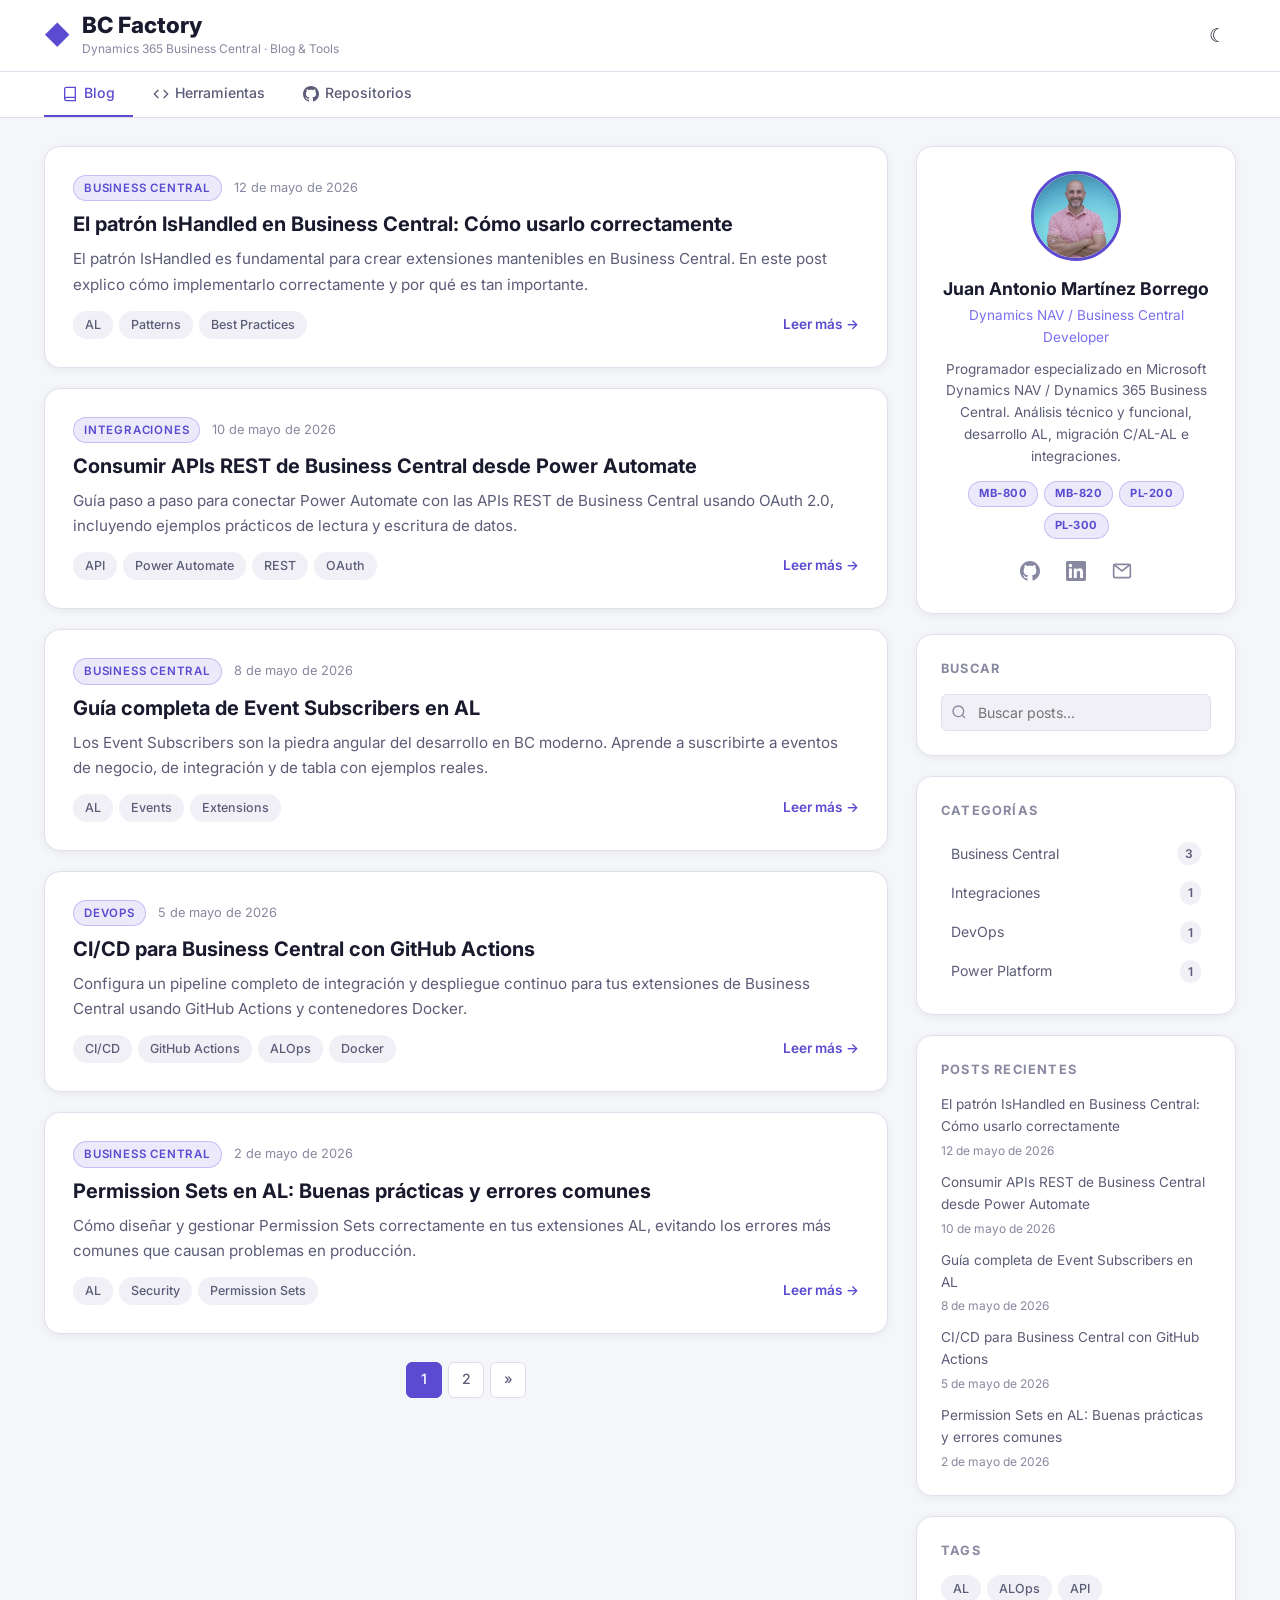
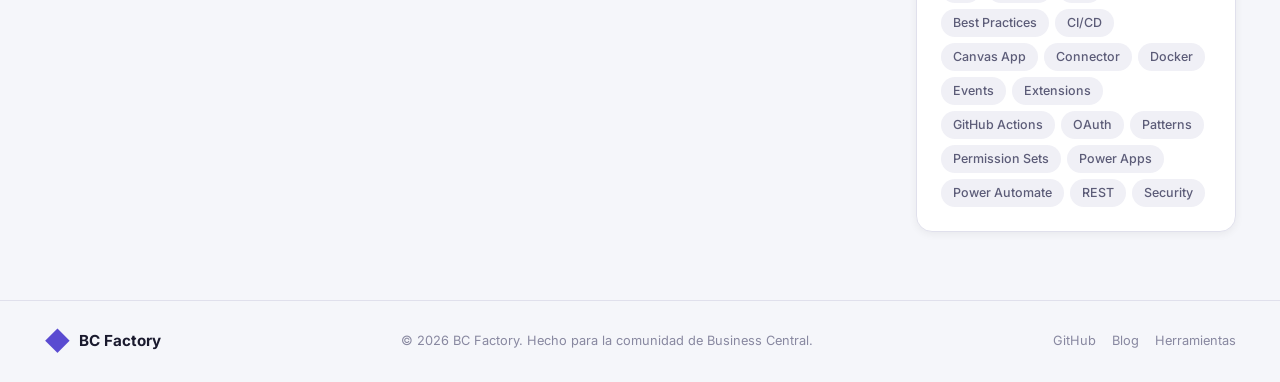
<file: index.html>
<!DOCTYPE html>
<html lang="es" data-theme="dark">
<head>
    <meta charset="UTF-8">
    <meta name="viewport" content="width=device-width, initial-scale=1.0">
    <meta name="description" content="BC Factory - Blog, herramientas y recursos para desarrolladores de Microsoft Dynamics 365 Business Central">
    <meta name="keywords" content="Business Central, AL Language, Microsoft Dynamics 365, ERP, Developer Tools, Blog">
    <title>BC Factory | Business Central Developer Blog & Tools</title>
    <link rel="stylesheet" href="css/styles.css">
    <link rel="preconnect" href="https://fonts.googleapis.com">
    <link rel="preconnect" href="https://fonts.gstatic.com" crossorigin>
    <link href="https://fonts.googleapis.com/css2?family=Inter:wght@300;400;500;600;700;800&family=JetBrains+Mono:wght@400;500;600&display=swap" rel="stylesheet">
</head>
<body>
    <!-- Top Header -->
    <header class="top-header">
        <div class="header-container">
            <a href="#/" class="site-logo">
                <span class="logo-diamond">&#9670;</span>
                <div class="logo-text-group">
                    <span class="logo-title">BC Factory</span>
                    <span class="logo-tagline">Dynamics 365 Business Central · Blog & Tools</span>
                </div>
            </a>
            <div class="header-actions">
                <button class="theme-toggle" id="themeToggle" aria-label="Cambiar tema">
                    <span class="theme-icon sun">&#9788;</span>
                    <span class="theme-icon moon">&#9790;</span>
                </button>
                <button class="mobile-menu-btn" id="mobileMenuBtn" aria-label="Menú">
                    <span></span><span></span><span></span>
                </button>
            </div>
        </div>
    </header>

    <!-- Main Navigation -->
    <nav class="main-nav" id="mainNav">
        <div class="nav-container">
            <ul class="nav-menu" id="navMenu">
                <li><a href="#/" class="nav-item active" data-page="blog">
                    <svg viewBox="0 0 24 24" fill="none" stroke="currentColor" stroke-width="2" width="16" height="16"><path d="M4 19.5A2.5 2.5 0 016.5 17H20"/><path d="M6.5 2H20v20H6.5A2.5 2.5 0 014 19.5v-15A2.5 2.5 0 016.5 2z"/></svg>
                    Blog
                </a></li>
                <li><a href="#/tools" class="nav-item" data-page="tools">
                    <svg viewBox="0 0 24 24" fill="none" stroke="currentColor" stroke-width="2" width="16" height="16"><path d="M16 18l6-6-6-6"/><path d="M8 6l-6 6 6 6"/></svg>
                    Herramientas
                </a></li>
                <li><a href="#/repos" class="nav-item" data-page="repos">
                    <svg viewBox="0 0 24 24" fill="currentColor" width="16" height="16"><path d="M12 0c-6.626 0-12 5.373-12 12 0 5.302 3.438 9.8 8.207 11.387.599.111.793-.261.793-.577v-2.234c-3.338.726-4.033-1.416-4.033-1.416-.546-1.387-1.333-1.756-1.333-1.756-1.089-.745.083-.729.083-.729 1.205.084 1.839 1.237 1.839 1.237 1.07 1.834 2.807 1.304 3.492.997.107-.775.418-1.305.762-1.604-2.665-.305-5.467-1.334-5.467-5.931 0-1.311.469-2.381 1.236-3.221-.124-.303-.535-1.524.117-3.176 0 0 1.008-.322 3.301 1.23.957-.266 1.983-.399 3.003-.404 1.02.005 2.047.138 3.006.404 2.291-1.552 3.297-1.23 3.297-1.23.653 1.653.242 2.874.118 3.176.77.84 1.235 1.911 1.235 3.221 0 4.609-2.807 5.624-5.479 5.921.43.372.823 1.102.823 2.222v3.293c0 .319.192.694.801.576 4.765-1.589 8.199-6.086 8.199-11.386 0-6.627-5.373-12-12-12z"/></svg>
                    Repositorios
                </a></li>
            </ul>
        </div>
    </nav>

    <!-- Page Layout -->
    <div class="page-layout">
        <div class="page-container">

            <!-- Main Content Area -->
            <main class="main-content" id="mainContent">
                <!-- Dynamic content loaded here by router -->
            </main>

            <!-- Sidebar -->
            <aside class="sidebar" id="sidebar">
                <!-- Profile Card -->
                <div class="sidebar-card profile-card">
                    <div class="profile-avatar">
                        <img src="assets/profile.png" alt="Juan Antonio Martínez Borrego" class="avatar-img">
                    </div>
                    <h3 class="profile-name">Juan Antonio Martínez Borrego</h3>
                    <p class="profile-role">Dynamics NAV / Business Central Developer</p>
                    <p class="profile-bio">Programador especializado en Microsoft Dynamics NAV / Dynamics 365 Business Central. Análisis técnico y funcional, desarrollo AL, migración C/AL-AL e integraciones.</p>
                    <div class="profile-certs">
                        <span class="cert-badge" title="MB-800">MB-800</span>
                        <span class="cert-badge" title="MB-820">MB-820</span>
                        <span class="cert-badge" title="PL-200">PL-200</span>
                        <span class="cert-badge" title="PL-300">PL-300</span>
                    </div>
                    <div class="profile-links">
                        <a href="https://github.com/juanbo82" target="_blank" rel="noopener" class="profile-link" title="GitHub">
                            <svg viewBox="0 0 24 24" fill="currentColor" width="20" height="20"><path d="M12 0c-6.626 0-12 5.373-12 12 0 5.302 3.438 9.8 8.207 11.387.599.111.793-.261.793-.577v-2.234c-3.338.726-4.033-1.416-4.033-1.416-.546-1.387-1.333-1.756-1.333-1.756-1.089-.745.083-.729.083-.729 1.205.084 1.839 1.237 1.839 1.237 1.07 1.834 2.807 1.304 3.492.997.107-.775.418-1.305.762-1.604-2.665-.305-5.467-1.334-5.467-5.931 0-1.311.469-2.381 1.236-3.221-.124-.303-.535-1.524.117-3.176 0 0 1.008-.322 3.301 1.23.957-.266 1.983-.399 3.003-.404 1.02.005 2.047.138 3.006.404 2.291-1.552 3.297-1.23 3.297-1.23.653 1.653.242 2.874.118 3.176.77.84 1.235 1.911 1.235 3.221 0 4.609-2.807 5.624-5.479 5.921.43.372.823 1.102.823 2.222v3.293c0 .319.192.694.801.576 4.765-1.589 8.199-6.086 8.199-11.386 0-6.627-5.373-12-12-12z"/></svg>
                        </a>
                        <a href="https://www.linkedin.com/in/juan-antonio-mart%C3%ADnez-borrego/" target="_blank" rel="noopener" class="profile-link" title="LinkedIn">
                            <svg viewBox="0 0 24 24" fill="currentColor" width="20" height="20"><path d="M20.447 20.452h-3.554v-5.569c0-1.328-.027-3.037-1.852-3.037-1.853 0-2.136 1.445-2.136 2.939v5.667H9.351V9h3.414v1.561h.046c.477-.9 1.637-1.85 3.37-1.85 3.601 0 4.267 2.37 4.267 5.455v6.286zM5.337 7.433c-1.144 0-2.063-.926-2.063-2.065 0-1.138.92-2.063 2.063-2.063 1.14 0 2.064.925 2.064 2.063 0 1.139-.925 2.065-2.064 2.065zm1.782 13.019H3.555V9h3.564v11.452zM22.225 0H1.771C.792 0 0 .774 0 1.729v20.542C0 23.227.792 24 1.771 24h20.451C23.2 24 24 23.227 24 22.271V1.729C24 .774 23.2 0 22.222 0h.003z"/></svg>
                        </a>
                        <a href="mailto:juanbo82@gmail.com" class="profile-link" title="Email">
                            <svg viewBox="0 0 24 24" fill="none" stroke="currentColor" stroke-width="2" width="20" height="20"><rect x="2" y="4" width="20" height="16" rx="2"/><path d="M22 4l-10 8L2 4"/></svg>
                        </a>
                    </div>
                </div>

                <!-- Search -->
                <div class="sidebar-card">
                    <h4 class="sidebar-title">Buscar</h4>
                    <div class="search-box">
                        <input type="text" class="search-input" id="searchInput" placeholder="Buscar posts...">
                        <svg class="search-icon" viewBox="0 0 24 24" fill="none" stroke="currentColor" stroke-width="2" width="16" height="16"><circle cx="11" cy="11" r="8"/><path d="M21 21l-4.35-4.35"/></svg>
                    </div>
                </div>

                <!-- Categories -->
                <div class="sidebar-card">
                    <h4 class="sidebar-title">Categorías</h4>
                    <ul class="category-list" id="categoryList">
                        <!-- Populated by JS -->
                    </ul>
                </div>

                <!-- Recent Posts -->
                <div class="sidebar-card">
                    <h4 class="sidebar-title">Posts Recientes</h4>
                    <ul class="recent-posts" id="recentPosts">
                        <!-- Populated by JS -->
                    </ul>
                </div>

                <!-- Tags -->
                <div class="sidebar-card">
                    <h4 class="sidebar-title">Tags</h4>
                    <div class="tag-cloud" id="tagCloud">
                        <!-- Populated by JS -->
                    </div>
                </div>
            </aside>

        </div>
    </div>

    <!-- Tool Modal -->
    <div class="tool-modal" id="toolModal">
        <div class="tool-modal-content">
            <div class="tool-modal-header">
                <h3 class="tool-modal-title" id="toolModalTitle">Herramienta</h3>
                <button class="tool-modal-close" id="toolModalClose">&times;</button>
            </div>
            <div class="tool-modal-body" id="toolModalBody"></div>
        </div>
    </div>

    <!-- Footer -->
    <footer class="site-footer">
        <div class="footer-container">
            <div class="footer-left">
                <span class="logo-diamond">&#9670;</span>
                <span>BC Factory</span>
            </div>
            <p class="footer-copy">&copy; 2026 BC Factory. Hecho para la comunidad de Business Central.</p>
            <div class="footer-links">
                <a href="https://github.com/juanbo82" target="_blank" rel="noopener">GitHub</a>
                <a href="#/">Blog</a>
                <a href="#/tools">Herramientas</a>
            </div>
        </div>
    </footer>

    <script src="js/tools/snippet-generator.js"></script>
    <script src="js/tools/table-builder.js"></script>
    <script src="js/tools/event-generator.js"></script>
    <script src="js/tools/permission-generator.js"></script>
    <script src="js/tools/object-reference.js"></script>
    <script src="js/blog.js"></script>
    <script src="js/app.js"></script>
</body>
</html>
</file>
<file: css/styles.css>
/* ============================================
   CSS Variables & Themes
   ============================================ */
:root {
    --font-sans: 'Inter', -apple-system, BlinkMacSystemFont, sans-serif;
    --font-mono: 'JetBrains Mono', 'Fira Code', monospace;
    --radius-sm: 6px;
    --radius-md: 10px;
    --radius-lg: 16px;
    --transition-fast: 150ms ease;
    --transition-base: 250ms ease;
    --header-height: 72px;
    --nav-height: 46px;
    --sidebar-width: 320px;
}

[data-theme="dark"] {
    --bg-body: #0c0c14;
    --bg-primary: #111119;
    --bg-card: #16161f;
    --bg-card-hover: #1c1c28;
    --bg-input: #1a1a24;
    --bg-nav: #0e0e16;
    --bg-header: rgba(12, 12, 20, 0.9);
    --bg-code: #0d0d14;

    --text-primary: #e4e4ed;
    --text-secondary: #9494ad;
    --text-tertiary: #636380;
    --text-link: #a29bfe;
    --text-link-hover: #c4bfff;

    --border: #242434;
    --border-light: #1e1e2c;

    --accent: #6c5ce7;
    --accent-light: #a29bfe;
    --accent-glow: rgba(108, 92, 231, 0.2);
    --accent-gradient: linear-gradient(135deg, #6c5ce7, #a29bfe, #74b9ff);

    --tag-bg: #1e1e2e;
    --tag-text: #9494ad;
    --tag-hover-bg: rgba(108, 92, 231, 0.15);
    --tag-hover-text: #a29bfe;

    --shadow-card: 0 2px 8px rgba(0, 0, 0, 0.2);

    --code-kw: #c792ea;
    --code-str: #c3e88d;
    --code-num: #f78c6c;
    --code-cm: #546e7a;
}

[data-theme="light"] {
    --bg-body: #f5f6fa;
    --bg-primary: #ffffff;
    --bg-card: #ffffff;
    --bg-card-hover: #f8f8fc;
    --bg-input: #f0f0f6;
    --bg-nav: #ffffff;
    --bg-header: rgba(255, 255, 255, 0.92);
    --bg-code: #1e1e2e;

    --text-primary: #1a1a2e;
    --text-secondary: #5c5c78;
    --text-tertiary: #8888a0;
    --text-link: #5a4bd1;
    --text-link-hover: #4338a0;

    --border: #e0e0ec;
    --border-light: #eaeaf0;

    --accent: #5a4bd1;
    --accent-light: #7c6fef;
    --accent-glow: rgba(90, 75, 209, 0.12);
    --accent-gradient: linear-gradient(135deg, #5a4bd1, #7c6fef, #4facfe);

    --tag-bg: #f0f0f6;
    --tag-text: #5c5c78;
    --tag-hover-bg: rgba(90, 75, 209, 0.1);
    --tag-hover-text: #5a4bd1;

    --shadow-card: 0 2px 8px rgba(0, 0, 0, 0.06);

    --code-kw: #c792ea;
    --code-str: #c3e88d;
    --code-num: #f78c6c;
    --code-cm: #546e7a;
}

/* ============================================
   Reset & Base
   ============================================ */
*, *::before, *::after { margin: 0; padding: 0; box-sizing: border-box; }
html { scroll-behavior: smooth; }
body {
    font-family: var(--font-sans);
    background: var(--bg-body);
    color: var(--text-primary);
    line-height: 1.6;
    -webkit-font-smoothing: antialiased;
}
a { color: var(--text-link); text-decoration: none; transition: color var(--transition-fast); }
a:hover { color: var(--text-link-hover); }
ul { list-style: none; }
button { cursor: pointer; border: none; background: none; font: inherit; color: inherit; }
img { max-width: 100%; display: block; }

.gradient-text {
    background: var(--accent-gradient);
    -webkit-background-clip: text;
    -webkit-text-fill-color: transparent;
    background-clip: text;
}

/* ============================================
   Top Header
   ============================================ */
.top-header {
    background: var(--bg-header);
    backdrop-filter: blur(20px);
    border-bottom: 1px solid var(--border);
    position: sticky;
    top: 0;
    z-index: 100;
    height: var(--header-height);
}

.header-container {
    max-width: 1240px;
    margin: 0 auto;
    padding: 0 24px;
    height: 100%;
    display: flex;
    align-items: center;
    justify-content: space-between;
}

.site-logo {
    display: flex;
    align-items: center;
    gap: 12px;
    color: var(--text-primary);
}

.site-logo:hover { color: var(--text-primary); }

.logo-diamond {
    font-size: 1.6rem;
    color: var(--accent);
}

.logo-title {
    font-size: 1.4rem;
    font-weight: 800;
    display: block;
    line-height: 1.2;
}

.logo-tagline {
    font-size: 0.75rem;
    color: var(--text-tertiary);
    display: block;
}

.header-actions { display: flex; align-items: center; gap: 8px; }

.theme-toggle {
    width: 38px; height: 38px;
    border-radius: var(--radius-sm);
    display: flex; align-items: center; justify-content: center;
    position: relative;
    transition: background var(--transition-fast);
}
.theme-toggle:hover { background: var(--bg-card); }
.theme-icon { position: absolute; font-size: 1.2rem; transition: all var(--transition-base); }

[data-theme="dark"] .theme-icon.sun { opacity: 1; transform: rotate(0); }
[data-theme="dark"] .theme-icon.moon { opacity: 0; transform: rotate(-90deg); }
[data-theme="light"] .theme-icon.sun { opacity: 0; transform: rotate(90deg); }
[data-theme="light"] .theme-icon.moon { opacity: 1; transform: rotate(0); }

.mobile-menu-btn {
    display: none;
    flex-direction: column;
    gap: 5px;
    width: 26px;
    padding: 4px 0;
}
.mobile-menu-btn span {
    display: block; height: 2px;
    background: var(--text-primary);
    border-radius: 2px;
    transition: all var(--transition-base);
}
.mobile-menu-btn.active span:nth-child(1) { transform: rotate(45deg) translate(5px, 5px); }
.mobile-menu-btn.active span:nth-child(2) { opacity: 0; }
.mobile-menu-btn.active span:nth-child(3) { transform: rotate(-45deg) translate(5px, -5px); }

/* ============================================
   Main Navigation
   ============================================ */
.main-nav {
    background: var(--bg-nav);
    border-bottom: 1px solid var(--border);
    position: sticky;
    top: var(--header-height);
    z-index: 99;
    height: var(--nav-height);
}

.nav-container {
    max-width: 1240px;
    margin: 0 auto;
    padding: 0 24px;
    height: 100%;
}

.nav-menu {
    display: flex;
    gap: 2px;
    height: 100%;
}

.nav-item {
    display: flex;
    align-items: center;
    gap: 6px;
    padding: 0 18px;
    height: 100%;
    font-size: 0.88rem;
    font-weight: 500;
    color: var(--text-secondary);
    border-bottom: 2px solid transparent;
    margin-bottom: -1px;
    transition: all var(--transition-fast);
}

.nav-item svg { flex-shrink: 0; }

.nav-item:hover {
    color: var(--text-primary);
    background: var(--bg-card-hover);
}

.nav-item.active {
    color: var(--accent);
    border-bottom-color: var(--accent);
}

/* ============================================
   Page Layout (Content + Sidebar)
   ============================================ */
.page-layout {
    min-height: calc(100vh - var(--header-height) - var(--nav-height) - 60px);
}

.page-container {
    max-width: 1240px;
    margin: 0 auto;
    padding: 28px 24px;
    display: grid;
    grid-template-columns: 1fr var(--sidebar-width);
    gap: 28px;
    align-items: start;
}

.main-content {
    min-width: 0;
}

/* ============================================
   Sidebar
   ============================================ */
.sidebar {
    display: flex;
    flex-direction: column;
    gap: 20px;
    position: sticky;
    top: calc(var(--header-height) + var(--nav-height) + 28px);
}

.sidebar-card {
    background: var(--bg-card);
    border: 1px solid var(--border);
    border-radius: var(--radius-lg);
    padding: 24px;
    box-shadow: var(--shadow-card);
}

.sidebar-title {
    font-size: 0.8rem;
    font-weight: 700;
    text-transform: uppercase;
    letter-spacing: 1.2px;
    color: var(--text-tertiary);
    margin-bottom: 14px;
}

/* Profile Card */
.profile-card { text-align: center; }

.profile-avatar { margin-bottom: 14px; }

.avatar-placeholder {
    width: 80px; height: 80px;
    border-radius: 50%;
    background: var(--accent-glow);
    border: 3px solid var(--accent);
    display: flex; align-items: center; justify-content: center;
    font-size: 1.5rem; font-weight: 800;
    color: var(--accent);
    margin: 0 auto;
}

.avatar-img {
    width: 90px; height: 90px;
    border-radius: 50%;
    object-fit: cover;
    border: 3px solid var(--accent);
    margin: 0 auto;
}

.profile-certs {
    display: flex; justify-content: center; flex-wrap: wrap; gap: 6px;
    margin-bottom: 14px;
}

.cert-badge {
    padding: 3px 10px;
    border-radius: 100px;
    font-size: 0.7rem;
    font-weight: 700;
    letter-spacing: 0.5px;
    background: var(--accent-glow);
    color: var(--accent);
    border: 1px solid rgba(108, 92, 231, 0.3);
}

.profile-name { font-size: 1.1rem; font-weight: 700; margin-bottom: 2px; }
.profile-role { font-size: 0.85rem; color: var(--accent-light); margin-bottom: 10px; }
.profile-bio { font-size: 0.85rem; color: var(--text-secondary); line-height: 1.6; margin-bottom: 14px; }

.profile-links { display: flex; justify-content: center; gap: 10px; }
.profile-link {
    width: 36px; height: 36px;
    border-radius: var(--radius-sm);
    display: flex; align-items: center; justify-content: center;
    color: var(--text-tertiary);
    transition: all var(--transition-fast);
}
.profile-link:hover { color: var(--accent); background: var(--accent-glow); }

/* Search */
.search-box { position: relative; }
.search-input {
    width: 100%;
    padding: 9px 12px 9px 36px;
    background: var(--bg-input);
    border: 1px solid var(--border);
    border-radius: var(--radius-sm);
    color: var(--text-primary);
    font-size: 0.88rem;
    font-family: var(--font-sans);
    transition: border-color var(--transition-fast);
}
.search-input:focus { outline: none; border-color: var(--accent); box-shadow: 0 0 0 3px var(--accent-glow); }
.search-icon { position: absolute; left: 10px; top: 50%; transform: translateY(-50%); color: var(--text-tertiary); }

/* Categories */
.category-list { display: flex; flex-direction: column; gap: 2px; }
.category-item {
    display: flex; justify-content: space-between; align-items: center;
    padding: 7px 10px;
    border-radius: var(--radius-sm);
    font-size: 0.88rem;
    color: var(--text-secondary);
    cursor: pointer;
    transition: all var(--transition-fast);
}
.category-item:hover, .category-item.active { background: var(--accent-glow); color: var(--accent); }
.category-count {
    font-size: 0.75rem;
    background: var(--tag-bg);
    padding: 2px 8px;
    border-radius: 100px;
    font-weight: 600;
}

/* Recent Posts */
.recent-posts { display: flex; flex-direction: column; gap: 12px; }
.recent-post-item {
    display: block;
    font-size: 0.85rem;
    color: var(--text-secondary);
    padding-bottom: 12px;
    border-bottom: 1px solid var(--border-light);
    transition: color var(--transition-fast);
}
.recent-post-item:last-child { border-bottom: none; padding-bottom: 0; }
.recent-post-item:hover { color: var(--accent); }
.recent-post-date { display: block; font-size: 0.75rem; color: var(--text-tertiary); margin-top: 3px; }

/* Tags */
.tag-cloud { display: flex; flex-wrap: wrap; gap: 6px; }
.tag-item {
    padding: 4px 12px;
    border-radius: 100px;
    font-size: 0.78rem;
    font-weight: 500;
    background: var(--tag-bg);
    color: var(--tag-text);
    cursor: pointer;
    transition: all var(--transition-fast);
}
.tag-item:hover { background: var(--tag-hover-bg); color: var(--tag-hover-text); }

/* ============================================
   Blog Post Cards
   ============================================ */
.posts-list {
    display: flex;
    flex-direction: column;
    gap: 20px;
}

.post-card {
    background: var(--bg-card);
    border: 1px solid var(--border);
    border-radius: var(--radius-lg);
    padding: 28px;
    box-shadow: var(--shadow-card);
    transition: all var(--transition-base);
}

.post-card:hover {
    border-color: var(--accent);
    box-shadow: 0 4px 20px var(--accent-glow);
    transform: translateY(-2px);
}

.post-card-meta {
    display: flex;
    align-items: center;
    gap: 12px;
    margin-bottom: 10px;
    flex-wrap: wrap;
}

.post-category-badge {
    padding: 3px 10px;
    border-radius: 100px;
    font-size: 0.72rem;
    font-weight: 600;
    text-transform: uppercase;
    letter-spacing: 0.8px;
    background: var(--accent-glow);
    color: var(--accent);
    border: 1px solid rgba(108, 92, 231, 0.3);
}

.post-date {
    font-size: 0.8rem;
    color: var(--text-tertiary);
}

.post-card-title {
    font-size: 1.25rem;
    font-weight: 700;
    margin-bottom: 8px;
    line-height: 1.35;
}

.post-card-title a {
    color: var(--text-primary);
    transition: color var(--transition-fast);
}
.post-card-title a:hover { color: var(--accent); }

.post-card-excerpt {
    font-size: 0.95rem;
    color: var(--text-secondary);
    line-height: 1.65;
    margin-bottom: 14px;
}

.post-card-footer {
    display: flex;
    align-items: center;
    justify-content: space-between;
}

.post-tags { display: flex; gap: 6px; flex-wrap: wrap; }

.post-read-more {
    font-size: 0.85rem;
    font-weight: 600;
    color: var(--accent);
    display: flex;
    align-items: center;
    gap: 4px;
    white-space: nowrap;
}
.post-read-more:hover { color: var(--accent-light); }
.post-read-more .arrow { transition: transform var(--transition-fast); }
.post-read-more:hover .arrow { transform: translateX(4px); }

/* ============================================
   Post Full View
   ============================================ */
.post-full {
    background: var(--bg-card);
    border: 1px solid var(--border);
    border-radius: var(--radius-lg);
    padding: 36px;
    box-shadow: var(--shadow-card);
}

.post-full-header { margin-bottom: 28px; padding-bottom: 20px; border-bottom: 1px solid var(--border); }

.post-back-link {
    display: inline-flex; align-items: center; gap: 6px;
    font-size: 0.85rem; color: var(--text-tertiary);
    margin-bottom: 16px;
}
.post-back-link:hover { color: var(--accent); }

.post-full-title { font-size: 1.6rem; font-weight: 800; line-height: 1.3; margin-bottom: 12px; }

.post-full-meta { display: flex; align-items: center; gap: 12px; flex-wrap: wrap; }

.post-full-body { line-height: 1.8; font-size: 1rem; }
.post-full-body h2 { font-size: 1.35rem; font-weight: 700; margin: 28px 0 12px; }
.post-full-body h3 { font-size: 1.15rem; font-weight: 600; margin: 24px 0 10px; }
.post-full-body p { margin-bottom: 16px; color: var(--text-secondary); }
.post-full-body ul, .post-full-body ol { margin-bottom: 16px; padding-left: 24px; color: var(--text-secondary); }
.post-full-body li { margin-bottom: 6px; }
.post-full-body strong { color: var(--text-primary); }

.post-full-body pre {
    background: var(--bg-code);
    border: 1px solid var(--border);
    border-radius: var(--radius-md);
    padding: 18px;
    overflow-x: auto;
    font-family: var(--font-mono);
    font-size: 0.85rem;
    line-height: 1.7;
    color: #a6accd;
    margin-bottom: 16px;
}

.post-full-body code {
    font-family: var(--font-mono);
    font-size: 0.85em;
    background: var(--tag-bg);
    padding: 2px 6px;
    border-radius: 4px;
}

.post-full-body pre code {
    background: none;
    padding: 0;
}

.post-full-body .kw { color: var(--code-kw); }
.post-full-body .str { color: var(--code-str); }
.post-full-body .num { color: var(--code-num); }
.post-full-body .cm { color: var(--code-cm); font-style: italic; }

/* ============================================
   Tools Page
   ============================================ */
.tools-page-header {
    margin-bottom: 28px;
}

.tools-page-header h2 {
    font-size: 1.6rem;
    font-weight: 800;
    margin-bottom: 6px;
}

.tools-page-header p {
    color: var(--text-secondary);
}

.tools-grid {
    display: grid;
    grid-template-columns: repeat(auto-fill, minmax(300px, 1fr));
    gap: 20px;
}

.tool-card {
    background: var(--bg-card);
    border: 1px solid var(--border);
    border-radius: var(--radius-lg);
    padding: 28px;
    box-shadow: var(--shadow-card);
    transition: all var(--transition-base);
    display: flex;
    flex-direction: column;
}

.tool-card:hover {
    border-color: var(--accent);
    transform: translateY(-3px);
    box-shadow: 0 6px 24px var(--accent-glow);
}

.tool-card-icon {
    width: 44px; height: 44px;
    border-radius: var(--radius-md);
    background: var(--accent-glow);
    display: flex; align-items: center; justify-content: center;
    margin-bottom: 16px;
}
.tool-card-icon svg { width: 22px; height: 22px; color: var(--accent); }

.tool-card-title { font-size: 1.05rem; font-weight: 700; margin-bottom: 8px; }
.tool-card-desc { color: var(--text-secondary); font-size: 0.9rem; line-height: 1.6; margin-bottom: 16px; flex: 1; }

.btn {
    display: inline-flex; align-items: center; gap: 6px;
    padding: 10px 22px;
    border-radius: var(--radius-sm);
    font-weight: 600; font-size: 0.88rem;
    transition: all var(--transition-base);
    white-space: nowrap;
}
.btn-primary { background: var(--accent); color: #fff; box-shadow: 0 2px 10px var(--accent-glow); }
.btn-primary:hover { background: var(--accent-light); color: #fff; transform: translateY(-1px); }
.btn-sm { padding: 7px 16px; font-size: 0.82rem; }

/* ============================================
   Repos Page
   ============================================ */
.repos-page-header { margin-bottom: 28px; }
.repos-page-header h2 { font-size: 1.6rem; font-weight: 800; margin-bottom: 6px; }
.repos-page-header p { color: var(--text-secondary); }

.repos-grid {
    display: flex;
    flex-direction: column;
    gap: 16px;
}

.repo-card {
    background: var(--bg-card);
    border: 1px solid var(--border);
    border-radius: var(--radius-lg);
    padding: 24px;
    box-shadow: var(--shadow-card);
    display: flex;
    justify-content: space-between;
    align-items: center;
    gap: 20px;
    transition: all var(--transition-base);
}

.repo-card:hover {
    border-color: var(--accent);
    box-shadow: 0 4px 16px var(--accent-glow);
}

.repo-info { flex: 1; min-width: 0; }

.repo-name {
    font-size: 1.05rem;
    font-weight: 700;
    margin-bottom: 4px;
    display: flex;
    align-items: center;
    gap: 8px;
}

.repo-name svg { color: var(--accent); flex-shrink: 0; }

.repo-desc { font-size: 0.9rem; color: var(--text-secondary); margin-bottom: 10px; }

.repo-meta { display: flex; gap: 16px; flex-wrap: wrap; }
.repo-meta-item {
    display: flex; align-items: center; gap: 4px;
    font-size: 0.8rem; color: var(--text-tertiary);
}

.repo-lang-dot {
    width: 10px; height: 10px;
    border-radius: 50%;
    display: inline-block;
}

.repo-actions { flex-shrink: 0; }

.repo-link {
    display: inline-flex; align-items: center; gap: 6px;
    padding: 8px 18px;
    border: 1px solid var(--border);
    border-radius: var(--radius-sm);
    font-size: 0.85rem; font-weight: 600;
    color: var(--text-secondary);
    transition: all var(--transition-fast);
}
.repo-link:hover { border-color: var(--accent); color: var(--accent); background: var(--accent-glow); }

/* ============================================
   Tool Modal (kept from previous version)
   ============================================ */
.tool-modal {
    position: fixed; inset: 0; z-index: 2000;
    display: flex; align-items: center; justify-content: center;
    background: rgba(0, 0, 0, 0.6);
    backdrop-filter: blur(8px);
    opacity: 0; visibility: hidden;
    transition: all var(--transition-base);
}
.tool-modal.active { opacity: 1; visibility: visible; }

.tool-modal-content {
    width: 90%; max-width: 900px; max-height: 85vh;
    background: var(--bg-card);
    border: 1px solid var(--border);
    border-radius: var(--radius-lg);
    overflow: hidden;
    display: flex; flex-direction: column;
    transform: translateY(20px) scale(0.98);
    transition: all var(--transition-base);
}
.tool-modal.active .tool-modal-content { transform: translateY(0) scale(1); }

.tool-modal-header {
    display: flex; align-items: center; justify-content: space-between;
    padding: 18px 24px;
    border-bottom: 1px solid var(--border);
}
.tool-modal-title { font-size: 1.1rem; font-weight: 700; }
.tool-modal-close {
    width: 34px; height: 34px;
    border-radius: var(--radius-sm);
    display: flex; align-items: center; justify-content: center;
    font-size: 1.4rem; color: var(--text-tertiary);
    transition: all var(--transition-fast);
}
.tool-modal-close:hover { background: var(--bg-input); color: var(--text-primary); }

.tool-modal-body { padding: 24px; overflow-y: auto; flex: 1; }

/* Tool form elements */
.tool-form-group { margin-bottom: 18px; }
.tool-form-group label {
    display: block; font-size: 0.8rem; font-weight: 600;
    color: var(--text-tertiary); margin-bottom: 5px;
    text-transform: uppercase; letter-spacing: 0.5px;
}

.tool-input, .tool-select, .tool-textarea {
    width: 100%; padding: 9px 12px;
    background: var(--bg-input);
    border: 1px solid var(--border);
    border-radius: var(--radius-sm);
    color: var(--text-primary);
    font-family: var(--font-sans);
    font-size: 0.9rem;
    transition: border-color var(--transition-fast);
}
.tool-input:focus, .tool-select:focus, .tool-textarea:focus {
    outline: none; border-color: var(--accent);
    box-shadow: 0 0 0 3px var(--accent-glow);
}

.tool-textarea {
    font-family: var(--font-mono);
    font-size: 0.85rem; line-height: 1.6;
    resize: vertical; min-height: 100px;
}

.tool-select {
    appearance: none;
    background-image: url("data:image/svg+xml,%3Csvg xmlns='http://www.w3.org/2000/svg' width='12' height='12' fill='%239898b0' viewBox='0 0 16 16'%3E%3Cpath d='M8 11L3 6h10z'/%3E%3C/svg%3E");
    background-repeat: no-repeat;
    background-position: right 12px center;
    padding-right: 36px;
}

.tool-row { display: grid; grid-template-columns: 1fr 1fr; gap: 14px; }

.tool-output {
    background: var(--bg-code);
    border: 1px solid var(--border);
    border-radius: var(--radius-md);
    overflow: hidden; margin-top: 18px;
}
.tool-output-header {
    display: flex; align-items: center; justify-content: space-between;
    padding: 9px 14px; background: rgba(0,0,0,0.2);
    border-bottom: 1px solid rgba(255,255,255,0.06);
}
.tool-output-title { font-family: var(--font-mono); font-size: 0.78rem; color: var(--text-tertiary); }
.tool-copy-btn {
    padding: 4px 10px; font-size: 0.72rem; font-weight: 600;
    color: var(--accent-light); background: var(--accent-glow);
    border-radius: var(--radius-sm); transition: all var(--transition-fast);
}
.tool-copy-btn:hover { background: var(--accent); color: #fff; }
.tool-output-code {
    padding: 14px; font-family: var(--font-mono);
    font-size: 0.83rem; line-height: 1.7;
    color: #a6accd; white-space: pre; overflow-x: auto; min-height: 80px;
}

.tool-fields-list { display: flex; flex-direction: column; gap: 6px; margin-bottom: 14px; }
.tool-field-row { display: grid; grid-template-columns: 80px 1fr 1fr 36px; gap: 6px; align-items: center; }
.tool-field-row .tool-input, .tool-field-row .tool-select { padding: 7px 9px; font-size: 0.82rem; }
.tool-remove-btn {
    width: 30px; height: 30px; border-radius: var(--radius-sm);
    display: flex; align-items: center; justify-content: center;
    color: #ff7675; font-size: 1.1rem;
    transition: background var(--transition-fast);
}
.tool-remove-btn:hover { background: rgba(255,118,117,0.1); }
.tool-add-btn {
    display: inline-flex; align-items: center; gap: 5px;
    padding: 7px 14px; font-size: 0.82rem; font-weight: 600;
    color: var(--accent); border: 1px dashed var(--accent);
    border-radius: var(--radius-sm); transition: all var(--transition-fast);
}
.tool-add-btn:hover { background: var(--accent-glow); }

.tool-tabs { display: flex; gap: 3px; margin-bottom: 20px; border-bottom: 1px solid var(--border); }
.tool-tab {
    padding: 9px 16px; font-size: 0.85rem; font-weight: 500;
    color: var(--text-tertiary); border-bottom: 2px solid transparent;
    margin-bottom: -1px; transition: all var(--transition-fast);
}
.tool-tab:hover { color: var(--text-secondary); }
.tool-tab.active { color: var(--accent); border-bottom-color: var(--accent); }
.tool-tab-content { display: none; }
.tool-tab-content.active { display: block; }

.tool-checkbox-group { display: grid; grid-template-columns: repeat(auto-fill, minmax(180px, 1fr)); gap: 6px; }
.tool-checkbox-label {
    display: flex; align-items: center; gap: 6px;
    padding: 6px 10px; border-radius: var(--radius-sm);
    background: var(--bg-input); cursor: pointer; font-size: 0.85rem;
    transition: background var(--transition-fast);
}
.tool-checkbox-label:hover { background: var(--bg-card-hover); }
.tool-checkbox-label input[type="checkbox"] { accent-color: var(--accent); }

.ref-grid { display: grid; grid-template-columns: repeat(auto-fill, minmax(260px, 1fr)); gap: 14px; }
.ref-card {
    background: var(--bg-input); border: 1px solid var(--border);
    border-radius: var(--radius-md); padding: 18px;
}
.ref-card h4 { font-size: 0.95rem; margin-bottom: 10px; color: var(--accent-light); }
.ref-card table { width: 100%; border-collapse: collapse; font-size: 0.82rem; }
.ref-card th, .ref-card td { text-align: left; padding: 5px 6px; border-bottom: 1px solid var(--border-light); }
.ref-card th { color: var(--text-tertiary); font-weight: 600; font-size: 0.72rem; text-transform: uppercase; letter-spacing: 0.5px; }
.ref-card td { color: var(--text-secondary); }
.ref-card td:first-child { font-family: var(--font-mono); font-size: 0.78rem; color: var(--accent-light); }

/* ============================================
   Pagination
   ============================================ */
.pagination {
    display: flex;
    justify-content: center;
    gap: 6px;
    margin-top: 28px;
}

.page-btn {
    min-width: 36px; height: 36px;
    display: flex; align-items: center; justify-content: center;
    border-radius: var(--radius-sm);
    font-size: 0.88rem; font-weight: 500;
    color: var(--text-secondary);
    background: var(--bg-card);
    border: 1px solid var(--border);
    transition: all var(--transition-fast);
}
.page-btn:hover { border-color: var(--accent); color: var(--accent); }
.page-btn.active { background: var(--accent); color: #fff; border-color: var(--accent); }

/* ============================================
   Empty State
   ============================================ */
.empty-state {
    text-align: center; padding: 60px 20px;
    color: var(--text-tertiary);
}
.empty-state svg { margin-bottom: 12px; opacity: 0.5; }
.empty-state h3 { font-size: 1.1rem; margin-bottom: 6px; color: var(--text-secondary); }
.empty-state p { font-size: 0.9rem; }

/* ============================================
   Footer
   ============================================ */
.site-footer {
    border-top: 1px solid var(--border);
    padding: 20px 0;
    margin-top: 40px;
}

.footer-container {
    max-width: 1240px;
    margin: 0 auto;
    padding: 0 24px;
    display: flex;
    align-items: center;
    justify-content: space-between;
    flex-wrap: wrap;
    gap: 12px;
}

.footer-left {
    display: flex; align-items: center; gap: 8px;
    font-weight: 700; font-size: 0.95rem;
}

.footer-copy { color: var(--text-tertiary); font-size: 0.8rem; }

.footer-links { display: flex; gap: 16px; }
.footer-links a { color: var(--text-tertiary); font-size: 0.8rem; }
.footer-links a:hover { color: var(--accent); }

/* ============================================
   Responsive
   ============================================ */
@media (max-width: 960px) {
    .page-container {
        grid-template-columns: 1fr;
    }

    .sidebar {
        position: static;
        display: grid;
        grid-template-columns: 1fr 1fr;
        gap: 16px;
    }

    .sidebar .profile-card {
        grid-column: 1 / -1;
    }
}

@media (max-width: 768px) {
    .nav-menu {
        position: fixed;
        top: var(--header-height);
        left: 0; right: 0;
        background: var(--bg-nav);
        border-bottom: 1px solid var(--border);
        flex-direction: column;
        padding: 8px;
        transform: translateY(-100%);
        opacity: 0; visibility: hidden;
        transition: all var(--transition-base);
        z-index: 98;
    }
    .nav-menu.active { transform: translateY(0); opacity: 1; visibility: visible; }
    .nav-item { height: auto; padding: 10px 14px; border-bottom: none; border-radius: var(--radius-sm); }
    .nav-item.active { background: var(--accent-glow); }
    .mobile-menu-btn { display: flex; }
    .main-nav { height: auto; min-height: var(--nav-height); }

    .sidebar {
        grid-template-columns: 1fr;
    }

    .tools-grid { grid-template-columns: 1fr; }
    .tool-row { grid-template-columns: 1fr; }
    .tool-field-row { grid-template-columns: 1fr; }
    .ref-grid { grid-template-columns: 1fr; }

    .repo-card { flex-direction: column; align-items: stretch; }
    .repo-actions { align-self: flex-start; }

    .footer-container { flex-direction: column; text-align: center; }

    .post-full { padding: 24px; }
    .post-full-title { font-size: 1.3rem; }
}
</file>
